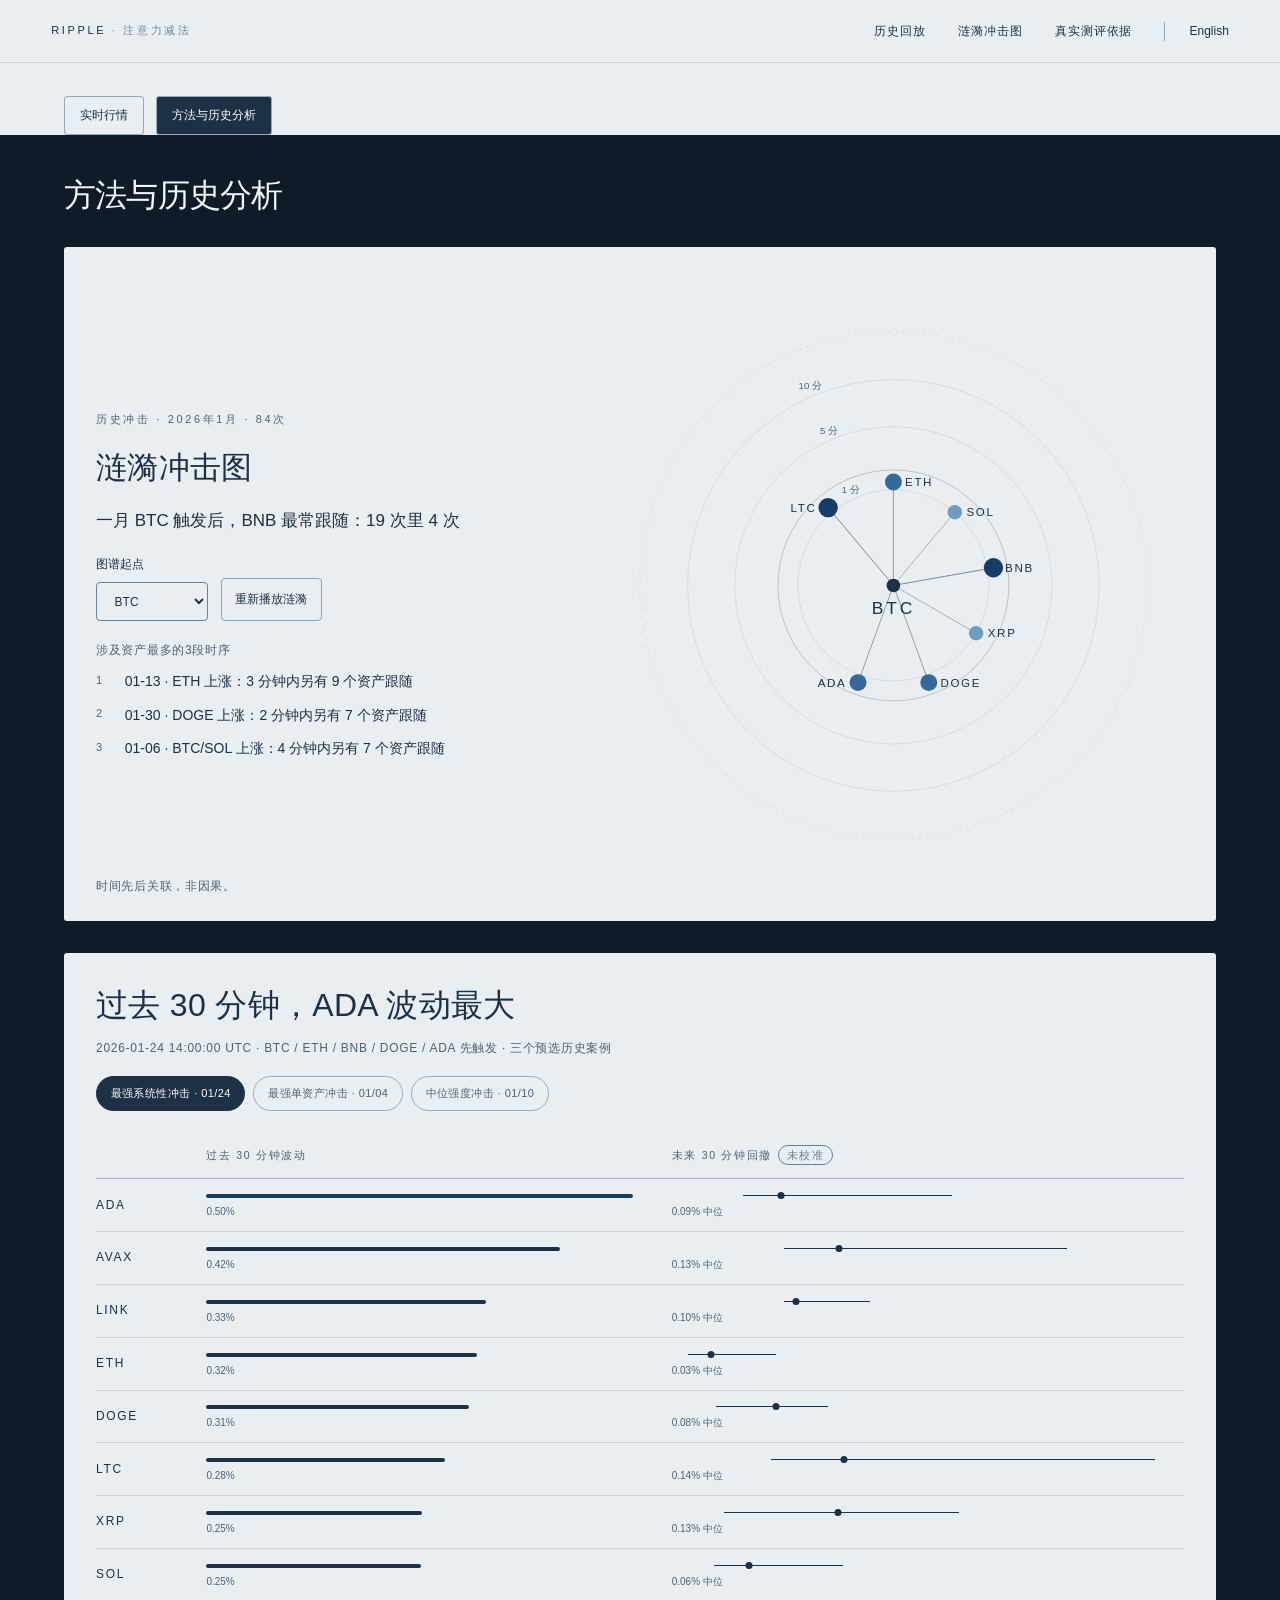
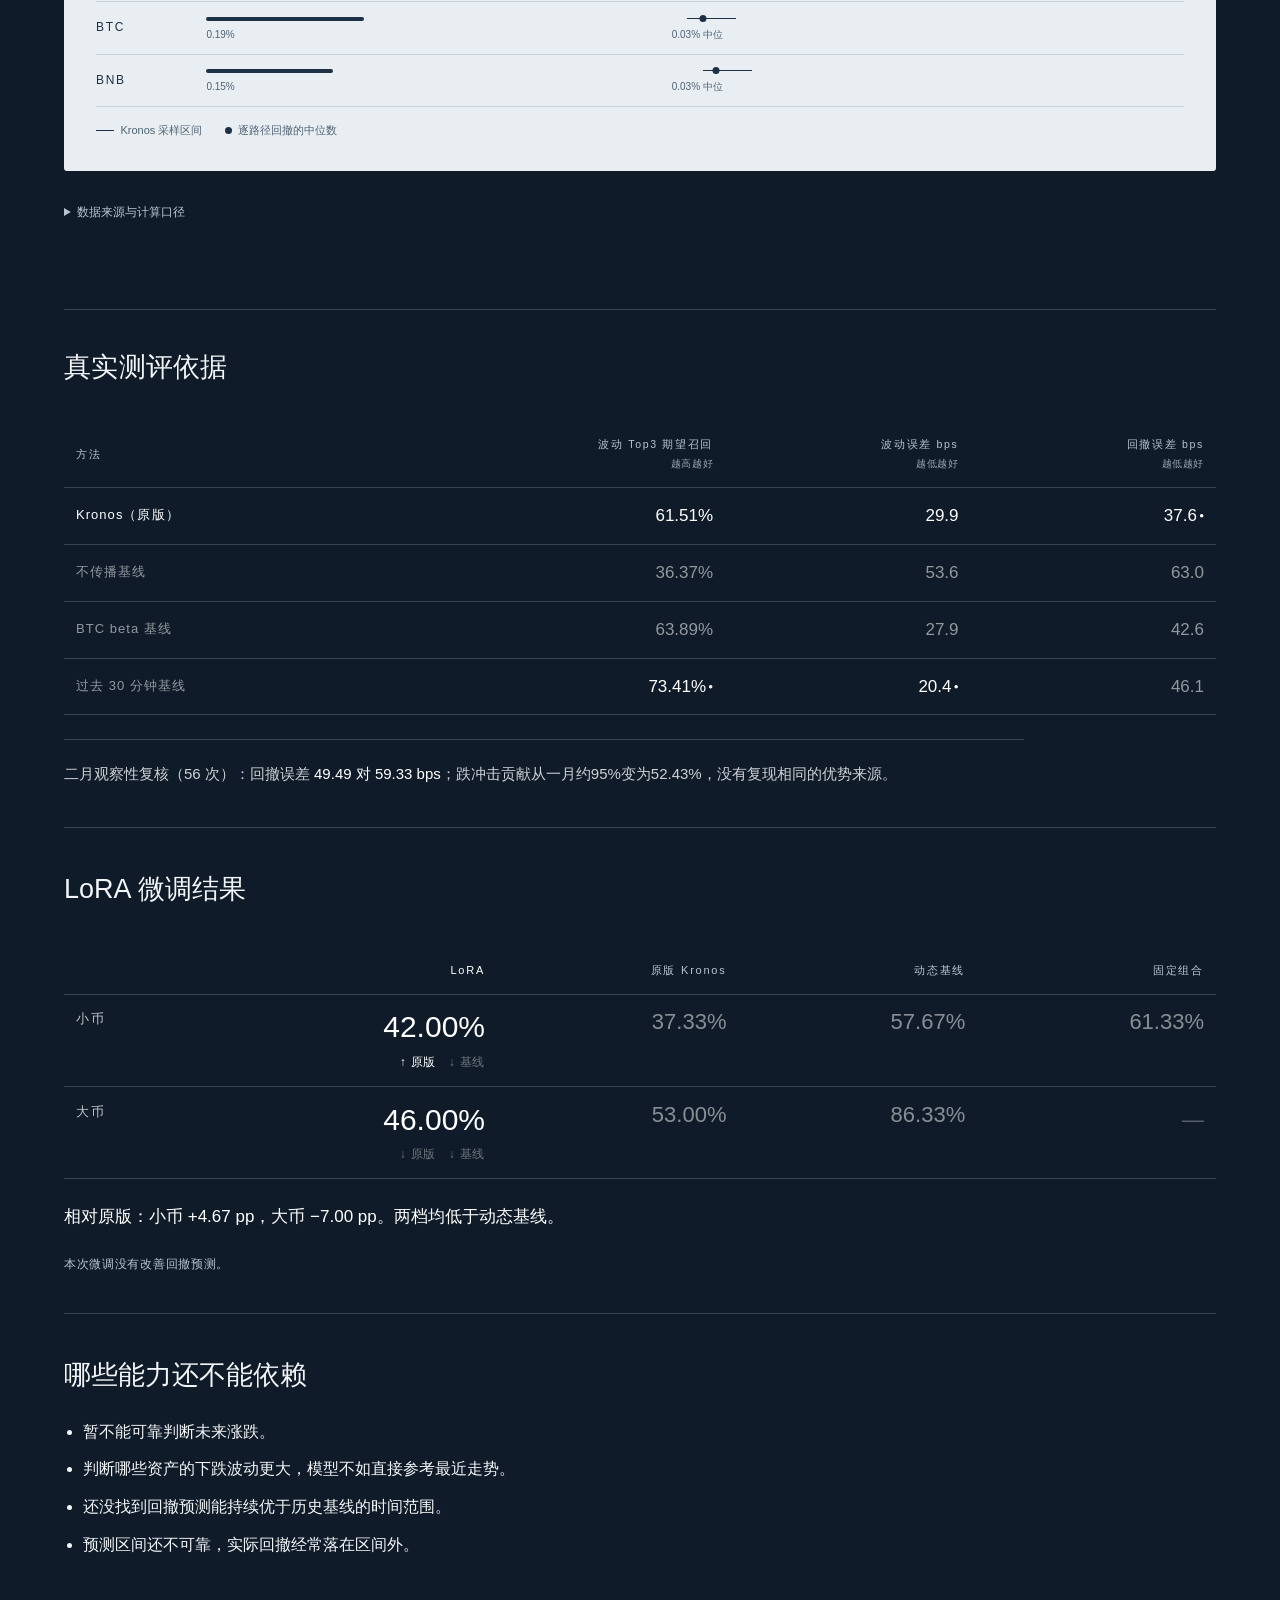
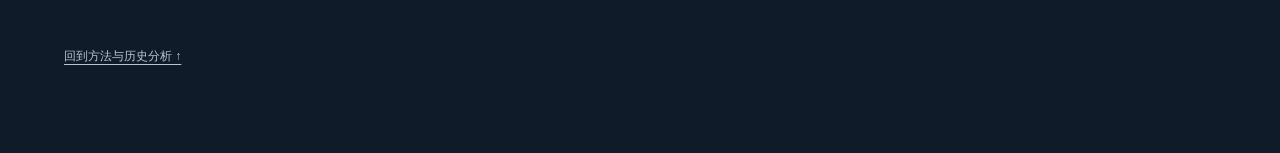
<file: ripple_web/omissions.html>
<!doctype html>
<html lang="zh-CN">
<head><meta charset="utf-8"><meta name="viewport" content="width=device-width, initial-scale=1"><title>Ripple</title>
<script>
const sections = {radar:'history-radar-panel',contagion:'shock-ripple',replay:'history-radar-panel',fingerprint:'shock-ripple',evaluation:'evaluation',nulls:'capabilities',method:'method-heading',acceptance:'acceptance',omissions:'evaluation'};
const requested = location.hash.slice(1);
const target = sections[requested] || 'evaluation';
const params = new URLSearchParams(location.search);
params.set('mode', 'history');
location.replace('index.html?' + params.toString() + '#' + target);
</script></head>
<body><a href="index.html#evaluation">进入 Ripple</a></body></html>
</file>
